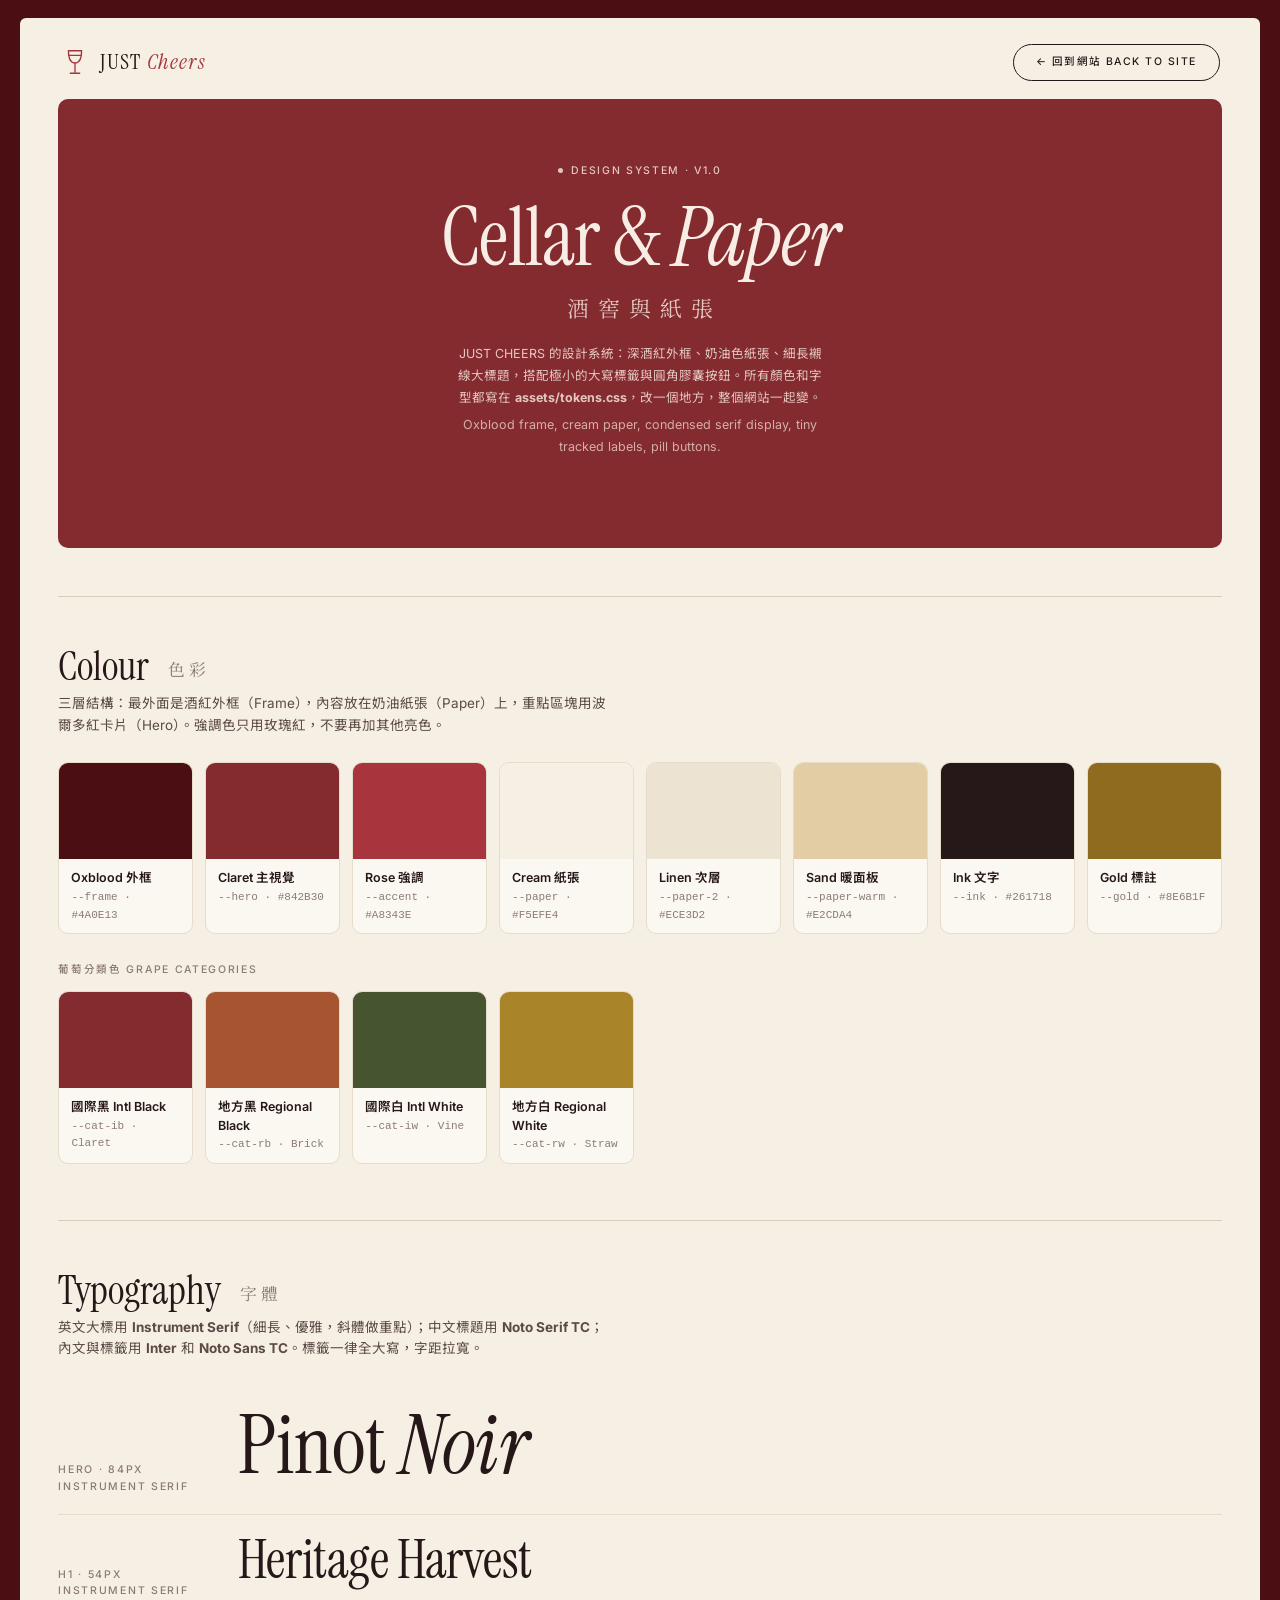
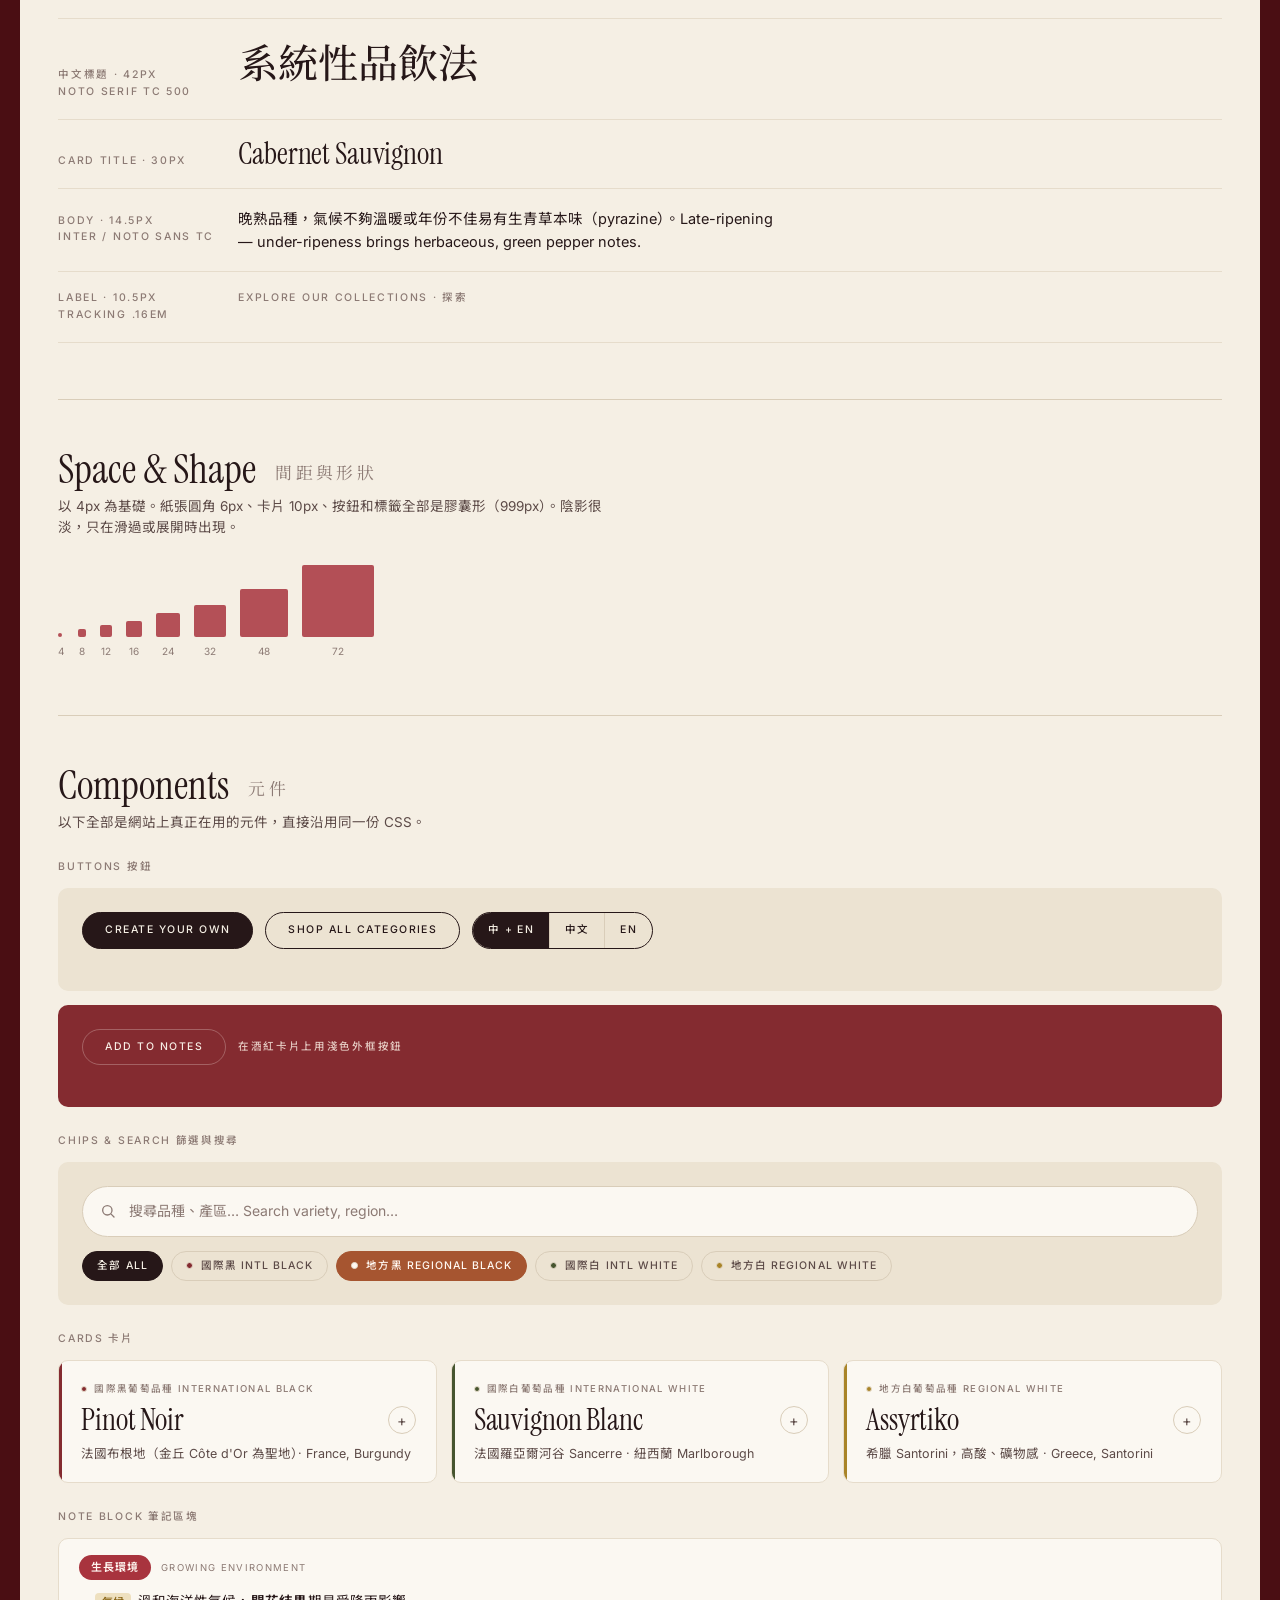
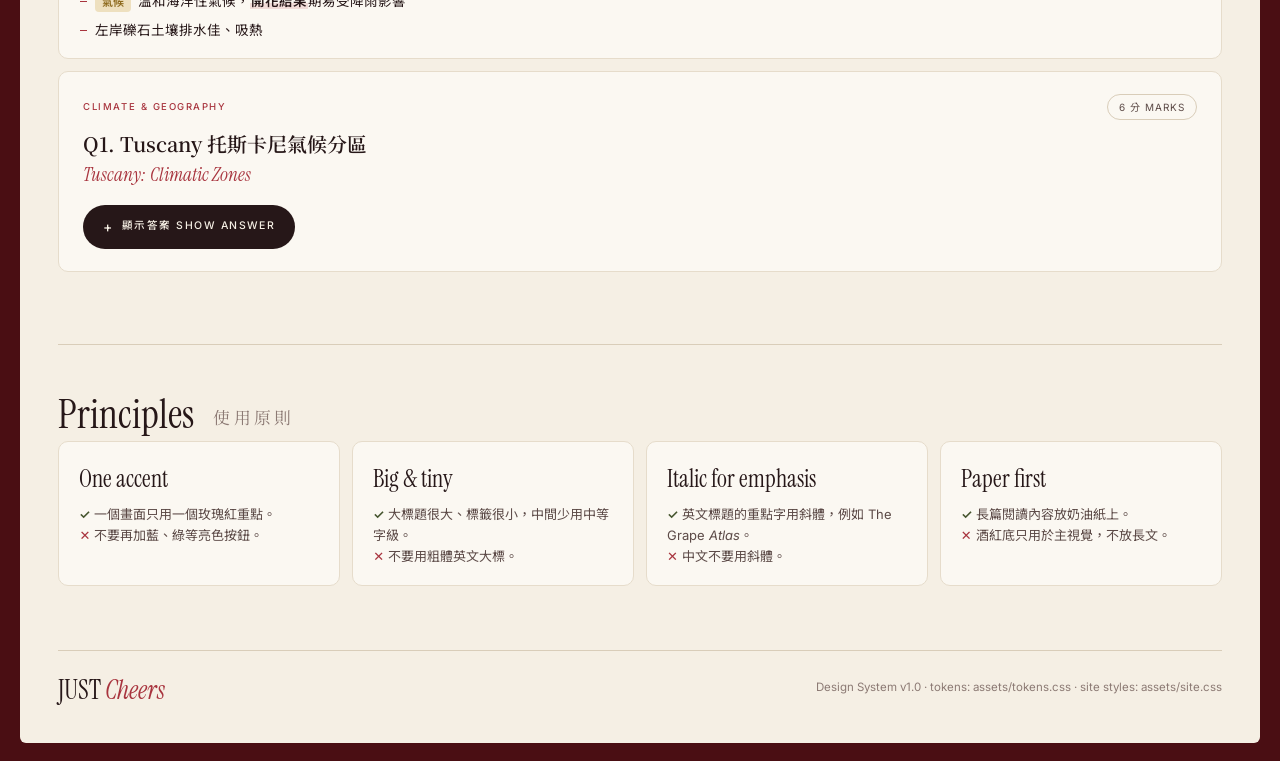
<file: design-system.html>
<!DOCTYPE html>
<html lang="zh-Hant">
<head>
<meta charset="utf-8">
<meta name="viewport" content="width=device-width, initial-scale=1">
<title>Design System · JUST CHEERS</title>
<link rel="stylesheet" href="assets/tokens.css">
<link rel="stylesheet" href="assets/site.css">
<style>
  .ds h2.ds-h{ font-family:var(--font-display); font-weight:400; font-size:var(--fs-h2); line-height:1.05; margin:0 0 6px; }
  .ds h2.ds-h small{ font-family:var(--font-serif-zh); font-size:.42em; color:var(--ink-faint); letter-spacing:.2em; margin-left:12px; vertical-align:middle; }
  .ds section{ padding:48px 0 8px; border-top:1px solid var(--line); margin-top:48px; }
  .ds .intro{ color:var(--ink-dim); max-width:62ch; margin:0 0 26px; font-size:13.5px; }
  .sw-grid{ display:grid; grid-template-columns:repeat(auto-fill,minmax(128px,1fr)); gap:12px; }
  .sw{ border-radius:var(--r-card); overflow:hidden; border:1px solid var(--line-soft); background:var(--surface); }
  .sw .chip-c{ height:96px; }
  .sw .meta{ padding:10px 12px; font-size:11.5px; line-height:1.5; }
  .sw .meta b{ display:block; font-weight:600; font-size:12.5px; }
  .sw .meta code{ color:var(--ink-faint); font-size:11px; }
  .type-row{ display:grid; grid-template-columns:160px 1fr; gap:20px; align-items:baseline; padding:18px 0; border-bottom:1px solid var(--line-soft); }
  .type-row .jc-label{ color:var(--ink-faint); line-height:1.6; }
  .demo-row{ display:flex; flex-wrap:wrap; gap:12px; align-items:center; margin-bottom:18px; }
  .demo-box{ background:var(--paper-2); border-radius:var(--r-card); padding:24px; margin-bottom:14px; }
  .demo-box.hero-bg{ background:var(--hero); color:var(--hero-ink); }
  .rules{ display:grid; grid-template-columns:repeat(auto-fit,minmax(240px,1fr)); gap:12px; }
  .rule{ background:var(--surface); border:1px solid var(--line-soft); border-radius:var(--r-card); padding:18px 20px; font-size:13px; color:var(--ink-dim); }
  .rule h3{ font-family:var(--font-display); font-weight:400; font-size:24px; color:var(--ink); margin:0 0 6px; }
  .rule .do{ color:var(--cat-iw); font-weight:600; } .rule .dont{ color:var(--accent); font-weight:600; }
  .space-row{ display:flex; align-items:flex-end; gap:14px; flex-wrap:wrap; }
  .space-row > div > div{ background:var(--accent); opacity:.85; border-radius:2px; }
  .space-row span{ display:block; font-size:10px; color:var(--ink-faint); margin-top:6px; text-align:center; }
  @media (max-width:600px){ .type-row{ grid-template-columns:1fr; gap:6px; } }
</style>
</head>
<body>
<div class="wrap ds">
  <div class="topbar">
    <a class="brand" href="./"><svg class="brand-mark" viewBox="0 0 32 32" fill="none" stroke="currentColor" stroke-width="1.4" stroke-linecap="round" aria-hidden="true"><path d="M9 4h14c0 8-2 13-7 13S9 12 9 4z"/><path d="M10 9h12"/><path d="M16 17v10"/><path d="M11 28h10"/></svg><span class="brand-name">JUST <i>Cheers</i></span></a>
    <a class="jc-btn" href="./">← 回到網站 Back to site</a>
  </div>

  <header class="site" style="grid-template-columns:1fr;">
    <div class="hero-text">
      <p class="eyebrow"><span class="dot"></span>Design System · v1.0</p>
      <h1><span class="en">Cellar &amp; <i>Paper</i></span><span class="zh">酒窖與紙張</span></h1>
      <p class="lede">JUST CHEERS 的設計系統：深酒紅外框、奶油色紙張、細長襯線大標題，搭配極小的大寫標籤與圓角膠囊按鈕。所有顏色和字型都寫在 <b>assets/tokens.css</b>，改一個地方，整個網站一起變。<span class="en">Oxblood frame, cream paper, condensed serif display, tiny tracked labels, pill buttons.</span></p>
    </div>
  </header>

  <!-- COLOR -->
  <section>
    <h2 class="ds-h">Colour <small>色彩</small></h2>
    <p class="intro">三層結構：最外面是酒紅外框（Frame），內容放在奶油紙張（Paper）上，重點區塊用波爾多紅卡片（Hero）。強調色只用玫瑰紅，不要再加其他亮色。</p>
    <div class="sw-grid">
      <div class="sw"><div class="chip-c" style="background:#4A0E13"></div><div class="meta"><b>Oxblood 外框</b><code>--frame · #4A0E13</code></div></div>
      <div class="sw"><div class="chip-c" style="background:#842B30"></div><div class="meta"><b>Claret 主視覺</b><code>--hero · #842B30</code></div></div>
      <div class="sw"><div class="chip-c" style="background:#A8343E"></div><div class="meta"><b>Rose 強調</b><code>--accent · #A8343E</code></div></div>
      <div class="sw"><div class="chip-c" style="background:#F5EFE4"></div><div class="meta"><b>Cream 紙張</b><code>--paper · #F5EFE4</code></div></div>
      <div class="sw"><div class="chip-c" style="background:#ECE3D2"></div><div class="meta"><b>Linen 次層</b><code>--paper-2 · #ECE3D2</code></div></div>
      <div class="sw"><div class="chip-c" style="background:#E2CDA4"></div><div class="meta"><b>Sand 暖面板</b><code>--paper-warm · #E2CDA4</code></div></div>
      <div class="sw"><div class="chip-c" style="background:#261718"></div><div class="meta"><b>Ink 文字</b><code>--ink · #261718</code></div></div>
      <div class="sw"><div class="chip-c" style="background:#8E6B1F"></div><div class="meta"><b>Gold 標註</b><code>--gold · #8E6B1F</code></div></div>
    </div>
    <h3 class="jc-label" style="color:var(--ink-faint);margin:28px 0 12px;">葡萄分類色 Grape categories</h3>
    <div class="sw-grid">
      <div class="sw"><div class="chip-c" style="background:var(--cat-ib)"></div><div class="meta"><b>國際黑 Intl Black</b><code>--cat-ib · Claret</code></div></div>
      <div class="sw"><div class="chip-c" style="background:var(--cat-rb)"></div><div class="meta"><b>地方黑 Regional Black</b><code>--cat-rb · Brick</code></div></div>
      <div class="sw"><div class="chip-c" style="background:var(--cat-iw)"></div><div class="meta"><b>國際白 Intl White</b><code>--cat-iw · Vine</code></div></div>
      <div class="sw"><div class="chip-c" style="background:var(--cat-rw)"></div><div class="meta"><b>地方白 Regional White</b><code>--cat-rw · Straw</code></div></div>
    </div>
  </section>

  <!-- TYPE -->
  <section>
    <h2 class="ds-h">Typography <small>字體</small></h2>
    <p class="intro">英文大標用 <b>Instrument Serif</b>（細長、優雅，斜體做重點）；中文標題用 <b>Noto Serif TC</b>；內文與標籤用 <b>Inter</b> 和 <b>Noto Sans TC</b>。標籤一律全大寫，字距拉寬。</p>
    <div class="type-row"><span class="jc-label">Hero · 84px<br>Instrument Serif</span><span class="jc-display" style="font-size:var(--fs-hero)">Pinot <i>Noir</i></span></div>
    <div class="type-row"><span class="jc-label">H1 · 54px<br>Instrument Serif</span><span class="jc-display" style="font-size:var(--fs-h1)">Heritage Harvest</span></div>
    <div class="type-row"><span class="jc-label">中文標題 · 42px<br>Noto Serif TC 500</span><span style="font-family:var(--font-serif-zh);font-weight:500;font-size:40px;line-height:1.2">系統性品飲法</span></div>
    <div class="type-row"><span class="jc-label">Card title · 30px</span><span class="grape-name">Cabernet Sauvignon</span></div>
    <div class="type-row"><span class="jc-label">Body · 14.5px<br>Inter / Noto Sans TC</span><span style="max-width:60ch">晚熟品種，氣候不夠溫暖或年份不佳易有生青草本味（pyrazine）。Late-ripening — under-ripeness brings herbaceous, green pepper notes.</span></div>
    <div class="type-row"><span class="jc-label">Label · 10.5px<br>tracking .16em</span><span class="jc-label">Explore our collections · 探索</span></div>
  </section>

  <!-- SPACE -->
  <section>
    <h2 class="ds-h">Space &amp; Shape <small>間距與形狀</small></h2>
    <p class="intro">以 4px 為基礎。紙張圓角 6px、卡片 10px、按鈕和標籤全部是膠囊形（999px）。陰影很淡，只在滑過或展開時出現。</p>
    <div class="space-row">
      <div><div style="width:4px;height:4px"></div><span>4</span></div>
      <div><div style="width:8px;height:8px"></div><span>8</span></div>
      <div><div style="width:12px;height:12px"></div><span>12</span></div>
      <div><div style="width:16px;height:16px"></div><span>16</span></div>
      <div><div style="width:24px;height:24px"></div><span>24</span></div>
      <div><div style="width:32px;height:32px"></div><span>32</span></div>
      <div><div style="width:48px;height:48px"></div><span>48</span></div>
      <div><div style="width:72px;height:72px"></div><span>72</span></div>
    </div>
  </section>

  <!-- COMPONENTS -->
  <section>
    <h2 class="ds-h">Components <small>元件</small></h2>
    <p class="intro">以下全部是網站上真正在用的元件，直接沿用同一份 CSS。</p>

    <h3 class="jc-label" style="color:var(--ink-faint);margin:0 0 12px;">Buttons 按鈕</h3>
    <div class="demo-box"><div class="demo-row">
      <a class="jc-btn jc-btn--solid" href="#">Create your own</a>
      <a class="jc-btn" href="#">Shop all categories</a>
      <span class="lang-toggle"><button class="active">中 + EN</button><button>中文</button><button>EN</button></span>
    </div></div>
    <div class="demo-box hero-bg"><div class="demo-row hero-cta" style="justify-content:flex-start">
      <a class="jc-btn" href="#">Add to notes</a><span class="jc-label" style="color:var(--hero-ink-dim)">在酒紅卡片上用淺色外框按鈕</span>
    </div></div>

    <h3 class="jc-label" style="color:var(--ink-faint);margin:26px 0 12px;">Chips &amp; search 篩選與搜尋</h3>
    <div class="demo-box">
      <div class="search-box" style="margin-bottom:14px"><svg viewBox="0 0 24 24" fill="none" stroke="currentColor" stroke-width="2" stroke-linecap="round"><circle cx="11" cy="11" r="7"/><path d="M21 21l-4.3-4.3"/></svg><input type="text" placeholder="搜尋品種、產區… Search variety, region…"></div>
      <div class="chip-row">
        <button class="chip active">全部 All</button>
        <button class="chip" data-cat="IB"><span class="sw"></span>國際黑 Intl Black</button>
        <button class="chip active" data-cat="RB"><span class="sw"></span>地方黑 Regional Black</button>
        <button class="chip" data-cat="IW"><span class="sw"></span>國際白 Intl White</button>
        <button class="chip" data-cat="RW"><span class="sw"></span>地方白 Regional White</button>
      </div>
    </div>

    <h3 class="jc-label" style="color:var(--ink-faint);margin:26px 0 12px;">Cards 卡片</h3>
    <div id="grid" style="margin-top:0">
      <div class="card"><div class="card-head"><span class="cat-badge" data-cat="IB"><span class="sw"></span>國際黑葡萄品種 International Black</span><div class="card-top"><span class="grape-name">Pinot Noir</span><span class="chev">+</span></div><div class="teaser">法國布根地（金丘 Côte d'Or 為聖地）· France, Burgundy</div></div></div>
      <div class="card"><div class="card-head"><span class="cat-badge" data-cat="IW"><span class="sw"></span>國際白葡萄品種 International White</span><div class="card-top"><span class="grape-name">Sauvignon Blanc</span><span class="chev">+</span></div><div class="teaser">法國羅亞爾河谷 Sancerre · 紐西蘭 Marlborough</div></div></div>
      <div class="card"><div class="card-head"><span class="cat-badge" data-cat="RW"><span class="sw"></span>地方白葡萄品種 Regional White</span><div class="card-top"><span class="grape-name">Assyrtiko</span><span class="chev">+</span></div><div class="teaser">希臘 Santorini，高酸、礦物感 · Greece, Santorini</div></div></div>
    </div>

    <h3 class="jc-label" style="color:var(--ink-faint);margin:26px 0 12px;">Note block 筆記區塊</h3>
    <div class="nblock">
      <div class="field-label"><span class="zh">生長環境</span><span class="en">Growing environment</span></div>
      <ul class="bullets"><li><span class="bullet-tag">氣候</span>溫和海洋性氣候，<mark class="kp">開花結果</mark>期易受降雨影響</li><li>左岸礫石土壤排水佳、吸熱</li></ul>
    </div>
    <div class="exam-card">
      <div class="exam-head-top"><span class="section-tag">Climate &amp; Geography</span><span class="exam-marks">6 分 marks</span></div>
      <h2 class="exam-q-title">Q1. Tuscany 托斯卡尼氣候分區<span class="en">Tuscany: Climatic Zones</span></h2>
      <details class="exam-answer"><summary>顯示答案 Show answer</summary><div class="exam-answer-body"><div class="exam-tips"><span class="tip-label">Tip · 答題提示</span>先寫地形，再寫調節因素。</div></div></details>
    </div>
  </section>

  <!-- RULES -->
  <section>
    <h2 class="ds-h">Principles <small>使用原則</small></h2>
    <div class="rules">
      <div class="rule"><h3>One accent</h3><span class="do">✓</span> 一個畫面只用一個玫瑰紅重點。<br><span class="dont">✕</span> 不要再加藍、綠等亮色按鈕。</div>
      <div class="rule"><h3>Big &amp; tiny</h3><span class="do">✓</span> 大標題很大、標籤很小，中間少用中等字級。<br><span class="dont">✕</span> 不要用粗體英文大標。</div>
      <div class="rule"><h3>Italic for emphasis</h3><span class="do">✓</span> 英文標題的重點字用斜體，例如 The Grape <i>Atlas</i>。<br><span class="dont">✕</span> 中文不要用斜體。</div>
      <div class="rule"><h3>Paper first</h3><span class="do">✓</span> 長篇閱讀內容放奶油紙上。<br><span class="dont">✕</span> 酒紅底只用於主視覺，不放長文。</div>
    </div>
  </section>

  <footer class="site">
    <div class="foot-brand">JUST <i>Cheers</i></div>
    <div>Design System v1.0 · tokens: assets/tokens.css · site styles: assets/site.css</div>
  </footer>
</div>
</body>
</html>
</file>
<file: assets/tokens.css>
/* ==========================================================
   JUST CHEERS — Design System Tokens  v1.0
   酒窖紙本風格：深酒紅外框 + 奶油紙張 + 細長襯線字
   ========================================================== */
@import url('https://fonts.googleapis.com/css2?family=Instrument+Serif:ital@0;1&family=Inter:wght@400;500;600&family=Noto+Sans+TC:wght@400;500;700&family=Noto+Serif+TC:wght@400;500;600&display=swap');

:root{
  /* ---- Raw palette 原色 ---- */
  --jc-oxblood:   #4A0E13;  /* 外框、最深底色 */
  --jc-claret:    #842B30;  /* 主視覺卡片 */
  --jc-claret-dk: #6A1F24;
  --jc-rose:      #A8343E;  /* 強調文字、連結 */
  --jc-cream:     #F5EFE4;  /* 紙張 */
  --jc-linen:     #ECE3D2;  /* 次層紙張 */
  --jc-sand:      #E2CDA4;  /* 暖色面板 */
  --jc-vine:      #46552F;  /* 葡萄藤綠 */
  --jc-brick:     #A65530;  /* 磚紅 */
  --jc-straw:     #A98428;  /* 麥稈金 */
  --jc-ink:       #261718;  /* 主文字 */
  --jc-ink-2:     #5C4A47;
  --jc-ink-3:     #8C7A74;

  /* ---- Semantic 語意色 ---- */
  --frame:        var(--jc-oxblood);
  --paper:        var(--jc-cream);
  --surface:      #FBF8F2;  /* 卡片 */
  --paper-2:      var(--jc-linen);
  --paper-warm:   var(--jc-sand);
  --hero:         var(--jc-claret);
  --hero-ink:     #F7EDE4;
  --hero-ink-dim: #E3C7BF;
  --hero-line:    rgba(247,237,228,.28);
  --ink:          var(--jc-ink);
  --ink-dim:      var(--jc-ink-2);
  --ink-faint:    var(--jc-ink-3);
  --line:         #D9CDB9;
  --line-soft:    #E6DCCB;
  --accent:       var(--jc-rose);
  --accent-ink:   #FFF8F2;
  --accent-soft:  #F1DCD8;
  --gold:         #8E6B1F;
  --gold-soft:    #EEE0BF;
  --focus:        #2F6B74;

  /* 葡萄分類色 Grape categories */
  --cat-ib: var(--jc-claret);   /* 國際黑 */
  --cat-rb: var(--jc-brick);    /* 地方黑 */
  --cat-iw: var(--jc-vine);     /* 國際白 */
  --cat-rw: var(--jc-straw);    /* 地方白 */

  /* ---- Typography 字體 ---- */
  --font-display: "Instrument Serif", "Noto Serif TC", Georgia, serif;
  --font-serif-zh:"Noto Serif TC", "Instrument Serif", serif;
  --font-body:    "Inter", "Noto Sans TC", system-ui, sans-serif;

  --fs-hero:  clamp(44px, 6.4vw, 84px);
  --fs-h1:    clamp(34px, 4.4vw, 54px);
  --fs-h2:    clamp(28px, 3.2vw, 40px);
  --fs-h3:    24px;
  --fs-body:  14.5px;
  --fs-small: 12.5px;
  --fs-label: 10.5px;
  --track-label: .16em;

  /* ---- Space / shape 間距與形狀 ---- */
  --sp-1:4px; --sp-2:8px; --sp-3:12px; --sp-4:16px; --sp-5:24px; --sp-6:32px; --sp-7:48px; --sp-8:72px;
  --r-sheet: 6px;
  --r-card:  10px;
  --r-pill:  999px;
  --shadow:  0 1px 0 rgba(38,23,24,.04), 0 10px 30px -18px rgba(38,23,24,.35);
  --ease: cubic-bezier(.2,.7,.2,1);
}

/* ---- Dark 夜間酒窖 ---- */
@media (prefers-color-scheme: dark){
  :root:not([data-theme="light"]){
    --frame:#1A0B0D; --paper:#241617; --surface:#2C1C1D; --paper-2:#2E1D1E; --paper-warm:#3A2A1D;
    --hero:#5E1B20; --hero-ink:#F7EDE4; --hero-ink-dim:#D9B9B0; --hero-line:rgba(247,237,228,.22);
    --ink:#F2E8DF; --ink-dim:#CDBBB2; --ink-faint:#9A8780;
    --line:#43302F; --line-soft:#3A2928;
    --accent:#E58A93; --accent-ink:#2A0F12; --accent-soft:#45232A;
    --gold:#E2C27A; --gold-soft:#3D301B; --focus:#8FD3DD;
    --cat-ib:#E58A93; --cat-rb:#E6A27E; --cat-iw:#AFC48C; --cat-rw:#E2C27A;
    --shadow:0 1px 0 rgba(0,0,0,.2), 0 14px 34px -18px rgba(0,0,0,.7);
  }
}
:root[data-theme="dark"]{
  --frame:#1A0B0D; --paper:#241617; --surface:#2C1C1D; --paper-2:#2E1D1E; --paper-warm:#3A2A1D;
  --hero:#5E1B20; --hero-ink:#F7EDE4; --hero-ink-dim:#D9B9B0; --hero-line:rgba(247,237,228,.22);
  --ink:#F2E8DF; --ink-dim:#CDBBB2; --ink-faint:#9A8780;
  --line:#43302F; --line-soft:#3A2928;
  --accent:#E58A93; --accent-ink:#2A0F12; --accent-soft:#45232A;
  --gold:#E2C27A; --gold-soft:#3D301B; --focus:#8FD3DD;
  --cat-ib:#E58A93; --cat-rb:#E6A27E; --cat-iw:#AFC48C; --cat-rw:#E2C27A;
  --shadow:0 1px 0 rgba(0,0,0,.2), 0 14px 34px -18px rgba(0,0,0,.7);
}

/* ---- Core primitives 基礎元件（可在任何頁面重複使用）---- */
.jc-label{ font-family:var(--font-body); font-size:var(--fs-label); font-weight:500; letter-spacing:var(--track-label); text-transform:uppercase; }
.jc-display{ font-family:var(--font-display); font-weight:400; line-height:1.02; letter-spacing:-.005em; }
.jc-btn{ display:inline-flex; align-items:center; gap:8px; font:500 10.5px/1 var(--font-body); letter-spacing:.14em; text-transform:uppercase; padding:12px 22px; border-radius:var(--r-pill); border:1px solid currentColor; background:transparent; color:inherit; cursor:pointer; text-decoration:none; transition:background .2s var(--ease), color .2s var(--ease); }
.jc-btn--solid{ background:var(--ink); color:var(--paper); border-color:var(--ink); }
.jc-btn:hover{ background:var(--ink); color:var(--paper); border-color:var(--ink); }
.jc-btn--solid:hover{ background:var(--accent); border-color:var(--accent); }
</file>
<file: assets/site.css>
/* ==========================================================
   JUST CHEERS — Grape Atlas 網站樣式（建立在 tokens.css 之上）
   ========================================================== */
*{ box-sizing:border-box; }
html{ -webkit-text-size-adjust:100%; }
body{
  margin:0;
  background:var(--frame);
  color:var(--ink);
  font-family:var(--font-body);
  font-size:var(--fs-body);
  line-height:1.6;
  padding:18px;
  -webkit-font-smoothing:antialiased;
}
a{ color:inherit; }
::selection{ background:var(--accent-soft); }
button{ font:inherit; }
:focus-visible{ outline:2px solid var(--focus); outline-offset:2px; }

/* 紙張：整頁內容放在一張奶油色紙上 */
.wrap{
  max-width:1240px;
  margin-inline:auto;
  background:var(--paper);
  border-radius:var(--r-sheet);
  padding:22px clamp(16px,3vw,40px) 40px;
}

/* ---------- Top bar ---------- */
.topbar{
  display:flex; align-items:center; justify-content:space-between; gap:12px;
  padding:4px 2px 18px;
}
.brand{ display:flex; align-items:center; gap:10px; text-decoration:none; }
.brand-mark{ width:30px; height:30px; color:var(--accent); }
.brand-name{ font-family:var(--font-display); font-size:22px; letter-spacing:.06em; line-height:1; }
.brand-name i{ color:var(--accent); }
.topbar .jc-label{ color:var(--ink-faint); }

/* ---------- Hero (claret card) ---------- */
header.site{
  display:grid;
  grid-template-columns:minmax(0,1.15fr) minmax(0,.85fr);
  background:var(--hero);
  color:var(--hero-ink);
  border-radius:var(--r-card);
  overflow:hidden;
  position:relative;
}
.hero-text{
  padding:clamp(28px,5vw,64px) clamp(22px,4vw,56px);
  display:flex; flex-direction:column; align-items:center; text-align:center;
}
.eyebrow{
  font-size:var(--fs-label); letter-spacing:var(--track-label); text-transform:uppercase; font-weight:500;
  color:var(--hero-ink-dim);
  display:flex; align-items:center; gap:8px;
  margin:0 0 18px;
}
.eyebrow .dot{ width:5px; height:5px; border-radius:50%; background:var(--hero-ink); opacity:.8; }
h1{ margin:0 0 18px; font-weight:400; }
h1 .en{
  display:block;
  font-family:var(--font-display);
  font-size:var(--fs-hero);
  line-height:.98;
  letter-spacing:-.01em;
}
h1 .en i{ font-style:italic; }
h1 .zh{
  display:block;
  font-family:var(--font-serif-zh);
  font-weight:400;
  font-size:clamp(17px,1.8vw,22px);
  letter-spacing:.42em;
  margin-top:12px;
  padding-left:.42em;
  color:var(--hero-ink-dim);
}
.lede{
  font-size:12.5px; line-height:1.75;
  color:var(--hero-ink-dim);
  max-width:46ch;
  margin:0 0 26px;
}
.lede .en{ display:block; margin-top:6px; opacity:.85; }

.stat-row{
  display:flex; flex-wrap:wrap; justify-content:center; row-gap:16px;
  margin:0 0 26px;
}
.stat{
  padding:2px 16px;
  text-align:center;
  border-left:1px solid var(--hero-line);
}
.stat:first-child{ border-left:none; }
.stat .l{
  order:-1;
  font-size:9.5px; letter-spacing:.1em; text-transform:uppercase;
  color:var(--hero-ink-dim); line-height:1.35;
}
.stat{ display:flex; flex-direction:column; gap:4px; }
.stat .n{
  font-family:var(--font-serif-zh);
  font-weight:400;
  font-size:26px; line-height:1;
  font-variant-numeric:lining-nums;
}
.hero-cta{ display:flex; gap:10px; flex-wrap:wrap; justify-content:center; }
.hero-cta .jc-btn{ color:var(--hero-ink); border-color:var(--hero-line); }
.hero-cta .jc-btn:hover{ background:var(--hero-ink); color:var(--hero); border-color:var(--hero-ink); }

.hero-art{
  position:relative;
  background:var(--jc-claret-dk);
  border-left:1px solid var(--hero-line);
  display:flex; align-items:center; justify-content:center;
  min-height:340px;
  overflow:hidden;
}
:root[data-theme="dark"] .hero-art{ background:#4A1519; }
@media (prefers-color-scheme: dark){ :root:not([data-theme="light"]) .hero-art{ background:#4A1519; } }
.hero-art svg{ width:min(78%,360px); height:auto; color:var(--hero-ink); }
.hero-art .caption{
  position:absolute; left:22px; bottom:18px; right:22px;
  display:flex; justify-content:space-between;
  font-size:9.5px; letter-spacing:.14em; text-transform:uppercase; color:var(--hero-ink-dim);
}

/* ---------- Module nav ---------- */
.module-bar{
  display:flex; align-items:flex-end; justify-content:space-between; gap:18px; flex-wrap:wrap;
  padding:34px 2px 6px;
}
.module-bar .jc-label{ color:var(--ink-faint); display:block; margin-bottom:10px; }
.modules{ display:flex; flex-wrap:wrap; gap:4px 22px; margin:0; }
.module-pill{
  background:none; border:none; padding:2px 0; cursor:pointer;
  font-family:var(--font-display);
  font-size:clamp(22px,2.2vw,28px);
  line-height:1.15;
  color:var(--ink);
  position:relative;
  transition:color .2s var(--ease);
}
.module-pill .zh{ font-family:var(--font-serif-zh); font-size:.62em; letter-spacing:.08em; margin-right:6px; color:var(--ink-faint); vertical-align:2px; }
.module-pill:hover{ color:var(--accent); }
.module-pill.active{ color:var(--accent); }
.module-pill.active::after{
  content:""; position:absolute; left:0; right:0; bottom:-3px; height:1px; background:currentColor;
}
.module-pill.active .zh{ color:var(--accent); }

/* Language toggle – small outline pill group */
.lang-toggle{
  display:inline-flex; flex:0 0 auto;
  border:1px solid var(--ink); border-radius:var(--r-pill); overflow:hidden;
  margin:0 !important;
}
.lang-toggle button{
  font-size:10.5px; letter-spacing:.12em; text-transform:uppercase; font-weight:500;
  padding:9px 15px; border:none; background:transparent; color:var(--ink); cursor:pointer;
}
.lang-toggle button + button{ border-left:1px solid var(--line); }
.lang-toggle button.active{ background:var(--ink); color:var(--paper); }
.lang-toggle button:focus-visible{ outline-offset:-3px; }

/* ---------- Views ---------- */
.view[hidden]{ display:none; }

/* ---------- Controls (sticky search) ---------- */
.controls{
  position:sticky; top:0; z-index:20;
  background:var(--paper);
  padding-block:18px 14px;
  display:flex; flex-direction:column; gap:12px;
  border-bottom:1px solid var(--line);
}
.search-row{ display:flex; gap:10px; }
.search-box{ position:relative; flex:1 1 auto; }
.search-box svg{
  position:absolute; left:18px; top:50%; transform:translateY(-50%);
  width:16px; height:16px; color:var(--ink-faint); pointer-events:none;
}
.search-box input{
  width:100%;
  font:inherit; font-size:14px;
  padding:13px 18px 13px 46px;
  border-radius:var(--r-pill);
  border:1px solid var(--line);
  background:var(--surface);
  color:var(--ink);
  transition:border-color .2s var(--ease);
}
.search-box input:hover{ border-color:var(--ink-faint); }
.search-box input:focus-visible{ outline:none; border-color:var(--ink); box-shadow:0 0 0 3px var(--accent-soft); }
.search-box input::placeholder{ color:var(--ink-faint); }

.chip-row{ display:flex; gap:8px; flex-wrap:wrap; }
.chip{
  font-size:10.5px; letter-spacing:.1em; text-transform:uppercase; font-weight:500;
  padding:8px 14px; border-radius:var(--r-pill);
  border:1px solid var(--line); background:transparent; color:var(--ink-dim);
  cursor:pointer; display:inline-flex; align-items:center; gap:8px; line-height:1.2;
  transition:all .2s var(--ease);
}
.chip .sw{ width:7px; height:7px; border-radius:50%; background:currentColor; flex:0 0 auto; }
.chip:hover{ border-color:var(--ink); color:var(--ink); }
.chip.active{ background:var(--ink); color:var(--paper); border-color:var(--ink); }
.chip[data-cat="IB"] .sw{ background:var(--cat-ib); }
.chip[data-cat="RB"] .sw{ background:var(--cat-rb); }
.chip[data-cat="IW"] .sw{ background:var(--cat-iw); }
.chip[data-cat="RW"] .sw{ background:var(--cat-rw); }
.chip.active[data-cat="IB"]{ background:var(--cat-ib); border-color:var(--cat-ib); color:#FFF8F2; }
.chip.active[data-cat="RB"]{ background:var(--cat-rb); border-color:var(--cat-rb); color:#FFF8F2; }
.chip.active[data-cat="IW"]{ background:var(--cat-iw); border-color:var(--cat-iw); color:#FFF8F2; }
.chip.active[data-cat="RW"]{ background:var(--cat-rw); border-color:var(--cat-rw); color:#FFF8F2; }
.chip.active .sw{ background:currentColor !important; }

.result-line{
  font-size:10.5px; letter-spacing:.1em; text-transform:uppercase;
  color:var(--ink-faint);
  display:flex; justify-content:space-between; align-items:center; min-height:16px;
}
.result-line button{
  font:inherit; background:none; border:none; color:var(--accent); cursor:pointer; padding:0;
  border-bottom:1px solid currentColor;
}

/* ---------- Grape cards ---------- */
#grid{
  display:grid;
  grid-template-columns:repeat(auto-fill,minmax(290px,1fr));
  gap:14px;
  margin-top:20px;
  align-items:stretch;
}
.card{
  background:var(--surface);
  border:1px solid var(--line-soft);
  border-radius:var(--r-card);
  overflow:hidden;
  transition:box-shadow .25s var(--ease), border-color .25s var(--ease), transform .25s var(--ease);
  position:relative;
}
.card::before{
  content:""; position:absolute; left:0; top:0; bottom:0; width:3px; background:var(--cat-ib);
}
.card:has(.cat-badge[data-cat="RB"])::before{ background:var(--cat-rb); }
.card:has(.cat-badge[data-cat="IW"])::before{ background:var(--cat-iw); }
.card:has(.cat-badge[data-cat="RW"])::before{ background:var(--cat-rw); }
.card:hover{ box-shadow:var(--shadow); border-color:var(--line); }
.card.open{ box-shadow:var(--shadow); grid-column:1 / -1; }
.card-head{
  width:100%; text-align:left; background:none; border:none;
  padding:20px 20px 18px 22px; cursor:pointer;
  display:flex; flex-direction:column; gap:8px; color:inherit; font:inherit;
}
.card-head:focus-visible{ outline-offset:-3px; border-radius:var(--r-card); }
.card-top{ display:flex; align-items:flex-start; justify-content:space-between; gap:12px; }
.grape-name{
  font-family:var(--font-display);
  font-weight:400;
  font-size:30px;
  line-height:1.05;
  letter-spacing:-.005em;
}
.chev{
  flex:0 0 auto; width:28px; height:28px; border-radius:50%;
  border:1px solid var(--line); display:flex; align-items:center; justify-content:center;
  color:var(--ink-dim); transition:transform .25s var(--ease), background .2s, color .2s; margin-top:2px;
}
.card-head:hover .chev{ background:var(--ink); color:var(--paper); border-color:var(--ink); }
.card.open .chev{ transform:rotate(45deg); }
.cat-badge{
  align-self:flex-start;
  font-size:9.5px; letter-spacing:.14em; text-transform:uppercase; font-weight:500;
  display:inline-flex; align-items:center; gap:7px;
  color:var(--ink-faint); background:none; padding:0;
}
.cat-badge .sw{ width:6px; height:6px; border-radius:50%; }
.cat-badge[data-cat="IB"] .sw{ background:var(--cat-ib); }
.cat-badge[data-cat="RB"] .sw{ background:var(--cat-rb); }
.cat-badge[data-cat="IW"] .sw{ background:var(--cat-iw); }
.cat-badge[data-cat="RW"] .sw{ background:var(--cat-rw); }
.teaser{
  font-size:12.5px; color:var(--ink-dim); line-height:1.6;
  display:-webkit-box; -webkit-line-clamp:2; -webkit-box-orient:vertical; overflow:hidden;
}
.teaser-en-sep{ color:var(--ink-faint); }

.card-body{
  border-top:1px solid var(--line-soft);
  padding:6px 22px 22px;
  display:grid; grid-template-columns:repeat(auto-fit,minmax(320px,1fr)); column-gap:36px;
}
.card[data-open="false"] .card-body{ display:none; }

.field{ padding-block:16px; border-bottom:1px solid var(--line-soft); }
.field:last-child{ border-bottom:none; }
.field-label{ display:flex; align-items:baseline; gap:10px; margin-bottom:10px; }
.field-num{
  font-family:var(--font-display); font-style:italic;
  font-size:20px; line-height:1; color:var(--accent); background:none; padding:0;
}
.field-label .zh{ font-family:var(--font-serif-zh); font-weight:600; font-size:14.5px; }
.field-label .en{ font-size:9.5px; letter-spacing:.14em; text-transform:uppercase; color:var(--ink-faint); }

.bullets{ margin:0; padding:0; list-style:none; display:flex; flex-direction:column; gap:6px; }
.bullets li{ font-size:13.5px; line-height:1.7; padding-left:16px; position:relative; color:var(--ink); }
.bullets li::before{
  content:""; position:absolute; left:1px; top:11px; width:7px; height:1px; background:var(--accent);
}
.bullets.en li{ color:var(--ink-dim); font-size:12.5px; }
.bullets.en li::before{ background:var(--ink-faint); }

.lang-block + .lang-block{ margin-top:10px; }
body[data-lang="zh"] .lang-block.en,
body[data-lang="en"] .lang-block.zh{ display:none; }
body[data-lang="en"] .field-label .zh{ display:none; }
body[data-lang="zh"] .field-label .en{ display:none; }
body[data-lang="en"] .grape-teaser-zh{ display:none; }

.empty{
  display:none; text-align:center; padding:72px 20px; color:var(--ink-faint);
  border:1px dashed var(--line); border-radius:var(--r-card); margin-top:20px;
}
.empty.show{ display:block; }
.empty .big{ font-family:var(--font-display); font-size:32px; color:var(--ink-dim); margin-bottom:6px; }

/* ---------- Two-column reading layout (notes / regions / framework / exam) ---------- */
.notes-layout{
  display:grid; grid-template-columns:250px minmax(0,1fr); gap:40px;
  align-items:start; margin-top:24px;
}
.notes-sidebar{
  position:sticky; top:124px;
  display:flex; flex-direction:column; gap:2px;
  max-height:calc(100vh - 144px); overflow-y:auto;
  padding:4px 6px 12px 0;
  border-right:1px solid var(--line-soft);
  scrollbar-width:thin;
}
.notes-section-label{
  font-size:9.5px; letter-spacing:.16em; text-transform:uppercase; font-weight:500;
  color:var(--accent);
  margin:20px 0 6px; padding-inline:10px;
}
.notes-section-label:first-child{ margin-top:0; }
.notes-section-label .en{ display:block; font-size:9.5px; letter-spacing:.04em; text-transform:none; color:var(--ink-faint); margin-top:2px; }
body[data-lang="zh"] .notes-section-label .en{ display:none; }
body[data-lang="en"] .notes-section-label .zh{ display:none; }

.ch-btn{
  display:flex; align-items:baseline; gap:10px; text-align:left;
  background:none; border:none; border-radius:6px;
  padding:7px 10px; color:var(--ink-dim); cursor:pointer; line-height:1.35;
  transition:background .15s, color .15s;
}
.ch-btn:hover{ background:var(--paper-2); color:var(--ink); }
.ch-btn .num{ font-family:var(--font-display); font-style:italic; font-size:15px; color:var(--ink-faint); flex:0 0 18px; }
.ch-btn .t{ font-size:13px; }
.ch-btn .t .en{ display:block; font-size:11px; color:var(--ink-faint); margin-top:1px; }
.ch-btn.active{ background:var(--hero); color:var(--hero-ink); }
.ch-btn.active .num, .ch-btn.active .t, .ch-btn.active .t .en{ color:var(--hero-ink); }
.ch-btn.active .t .en{ opacity:.75; }
.ch-btn.placeholder{ opacity:.45; cursor:default; }
.ch-btn.placeholder:hover{ background:none; }

.notes-main{ min-width:0; max-width:900px; }
.section-tag{ font-size:9.5px; letter-spacing:.16em; text-transform:uppercase; color:var(--accent); font-weight:500; }
.chapter-head{ padding-bottom:22px; margin-bottom:26px; border-bottom:1px solid var(--line); }
.chapter-head .section-tag{ margin:0 0 12px; }
.chapter-head h2{
  font-family:var(--font-serif-zh);
  font-weight:500; font-size:clamp(28px,3.4vw,42px); line-height:1.2; margin:0; text-wrap:balance; letter-spacing:.01em;
}
.chapter-head h2 .en{
  display:block; font-family:var(--font-serif-zh);
  font-size:.46em; color:var(--accent); margin-top:10px; font-weight:400; letter-spacing:.02em;
}

.topic{ margin-bottom:34px; }
.topic-heading{ display:flex; align-items:baseline; gap:12px; flex-wrap:wrap; margin:0 0 14px; }
.topic-heading .zh{ font-family:var(--font-serif-zh); font-weight:600; font-size:20px; }
.topic-heading .en{ font-family:var(--font-display); font-style:italic; font-size:18px; color:var(--ink-faint); }
body[data-lang="en"] .topic-heading .zh{ display:none; }
body[data-lang="zh"] .topic-heading .en{ display:none; }

.nblock{
  background:var(--surface); border:1px solid var(--line-soft); border-radius:var(--r-card);
  padding:16px 20px; margin-bottom:12px;
}
.nblock .field-label{ margin-bottom:10px; flex-wrap:wrap; }
.nblock .field-label .zh{
  font-family:var(--font-body); font-weight:600; font-size:11px; letter-spacing:.08em;
  color:var(--accent-ink); background:var(--accent); border-radius:var(--r-pill); padding:4px 12px;
}
.nblock .field-label .en{ font-size:9.5px; letter-spacing:.14em; text-transform:uppercase; color:var(--ink-faint); }
body[data-lang="en"] .nblock .field-label .en{
  font-weight:600; font-size:10px; color:var(--accent-ink); background:var(--accent); border-radius:var(--r-pill); padding:4px 12px;
}

.bullet-tag{
  display:inline-block; font-size:11px; font-weight:600;
  color:var(--gold); background:var(--gold-soft);
  border-radius:4px; padding:0 7px; margin-right:7px; line-height:1.75; white-space:nowrap;
}
mark.kp{
  background:linear-gradient(transparent 62%, var(--accent-soft) 62%);
  color:inherit; font-weight:600; padding:0 1px;
  box-decoration-break:clone; -webkit-box-decoration-break:clone;
}

/* ---------- Diagrams ---------- */
.ch-diagram{
  background:var(--paper-2); border-radius:var(--r-card);
  padding:24px 22px; margin-bottom:32px;
}
.ch-diagram .diagram-title{
  font-size:9.5px; letter-spacing:.16em; text-transform:uppercase; font-weight:500;
  color:var(--ink-faint); margin:0 0 18px;
}
.flow-row{ display:flex; align-items:stretch; flex-wrap:wrap; }
.flow-step{ flex:1 1 140px; display:flex; flex-direction:column; align-items:center; gap:6px; padding:12px 10px; text-align:center; }
.flow-step .n{
  width:44px; height:44px; border-radius:50%;
  border:1px solid var(--accent); color:var(--accent); background:transparent;
  display:flex; align-items:center; justify-content:center;
  font-family:var(--font-display); font-size:22px;
}
.flow-step .zh{ font-family:var(--font-serif-zh); font-weight:600; font-size:15px; }
.flow-step .en{ font-size:9.5px; letter-spacing:.14em; text-transform:uppercase; color:var(--ink-faint); }
.flow-arrow{ flex:0 0 auto; display:flex; align-items:center; color:var(--ink-faint); padding-top:12px; }
.flow-arrow svg{ width:18px; height:18px; }
@media (max-width:600px){
  .flow-row{ flex-direction:column; }
  .flow-arrow{ transform:rotate(90deg); align-self:center; padding:2px 0; }
}

.spectrum{ padding-block:6px 0; }
.spectrum-bar{
  position:relative; height:4px; border-radius:999px; margin:34px 6px 42px;
  background:linear-gradient(90deg, var(--cat-rw) 0%, var(--line) 50%, var(--cat-ib) 100%);
}
.spectrum-mark{ position:absolute; top:50%; transform:translate(-50%,-50%); display:flex; flex-direction:column; align-items:center; gap:6px; }
.spectrum-mark .dot{ width:12px; height:12px; border-radius:50%; background:var(--paper-2); border:2px solid var(--ink); }
.spectrum-mark .lbl{
  position:absolute; top:16px; white-space:nowrap; font-size:11px; color:var(--ink-dim);
  background:var(--surface); border:1px solid var(--line); border-radius:999px; padding:2px 10px;
}
.spectrum-ends{ display:flex; justify-content:space-between; font-size:10px; letter-spacing:.14em; text-transform:uppercase; font-weight:600; }
.spectrum-ends .soft{ color:var(--cat-rw); }
.spectrum-ends .hard{ color:var(--cat-ib); }
.temp-bar{ margin-top:44px; margin-bottom:46px; }
.temp-mark .lbl{ text-align:center; white-space:normal; line-height:1.5; padding:4px 10px; }
.temp-mark .lbl .sub{ display:block; font-size:10px; color:var(--ink-faint); }
@media (max-width:600px){
  .temp-spectrum{ overflow-x:auto; padding-bottom:6px; }
  .temp-bar{ min-width:640px; }
}
.chenin-spectrum .lbl > .zh, .chenin-spectrum .lbl > .en{ display:block; }

.term-grid{ display:grid; grid-template-columns:repeat(auto-fit,minmax(160px,1fr)); gap:10px; }
.term-card{ background:var(--surface); border:1px solid var(--line-soft); border-radius:8px; padding:14px 16px; }
.term-name{ font-family:var(--font-serif-zh); font-weight:600; font-size:15px; margin-bottom:6px; color:var(--accent); overflow-wrap:break-word; }
.term-name .en{ font-family:var(--font-display); font-style:italic; font-weight:400; font-size:15px; color:var(--ink-faint); margin-left:6px; }
.term-def{ font-size:12.5px; line-height:1.6; color:var(--ink-dim); }
.term-def .en{ display:block; margin-top:4px; color:var(--ink-faint); font-size:11.5px; }
body[data-lang="zh"] .term-name .en, body[data-lang="zh"] .term-def .en{ display:none; }
body[data-lang="en"] .term-name .zh, body[data-lang="en"] .term-def .zh{ display:none; }

.terroir-grid{ display:grid; grid-template-columns:repeat(auto-fit,minmax(220px,1fr)); gap:10px; }
.terroir-card{ background:var(--surface); border:1px solid var(--line-soft); border-radius:8px; padding:14px 16px; display:flex; flex-direction:column; gap:9px; }
.terroir-row{ display:flex; align-items:baseline; gap:8px; }
.terroir-tag{
  flex:0 0 auto; font-size:10px; font-weight:600; letter-spacing:.06em;
  color:var(--gold); background:var(--gold-soft); border-radius:4px; padding:1px 7px; white-space:nowrap; line-height:1.7;
}
.terroir-val{ font-size:12.5px; line-height:1.55; color:var(--ink-dim); }
.terroir-val .en{ display:block; margin-top:2px; font-size:11.5px; color:var(--ink-faint); }
body[data-lang="zh"] .terroir-tag .en, body[data-lang="zh"] .terroir-val .en{ display:none; }
body[data-lang="en"] .terroir-tag .zh, body[data-lang="en"] .terroir-val .zh{ display:none; }

/* ---------- Regions ---------- */
.region-plot-card{
  background:var(--surface); border:1px solid var(--line-soft); border-radius:var(--r-card);
  padding:22px 22px 14px; margin-bottom:18px;
}
.region-plot-card .plot-name{ font-family:var(--font-serif-zh); font-weight:600; font-size:20px; margin:0 0 14px; line-height:1.3; }
.region-plot-card .plot-name .en{ display:block; font-family:var(--font-display); font-style:italic; font-weight:400; font-size:19px; color:var(--accent); margin-top:2px; }
body[data-lang="en"] .region-plot-card .plot-name > .zh{ display:none; }
body[data-lang="zh"] .region-plot-card .plot-name .en{ display:none; }
.region-overview-card{ background:var(--paper-warm); border-color:transparent; }
.region-overview-card .plot-name .en{ color:var(--ink-dim); }
.region-overview-card .terroir-card, .region-overview-card .nblock{ background:var(--surface); }
.region-search-breadcrumb{ font-size:9.5px; letter-spacing:.14em; text-transform:uppercase; color:var(--accent); margin:0 0 8px; }
.region-search-breadcrumb .en{ display:block; margin-top:2px; color:var(--ink-faint); }
body[data-lang="zh"] .region-search-breadcrumb .en{ display:none; }
body[data-lang="en"] .region-search-breadcrumb .zh{ display:none; }
.region-env-block .terroir-row{ margin-top:8px; align-items:flex-start; }
.region-env-block .terroir-row:first-of-type{ margin-top:0; }
.region-env-block .terroir-tag{ white-space:normal; display:inline-flex; flex-direction:column; align-items:flex-start; line-height:1.35; padding:3px 8px; min-width:64px; }
.region-env-block .terroir-tag .en{ display:block; margin-top:1px; font-size:9px; opacity:.85; }

/* classification accordions */
.cls-intro{ font-size:12px; line-height:1.65; color:var(--ink-dim); margin:0 0 12px; padding:12px 16px; background:var(--paper-2); border-radius:8px; }
.cls-intro .en{ display:block; margin-top:4px; color:var(--ink-faint); }
body[data-lang="zh"] .cls-intro .en{ display:none; }
body[data-lang="en"] .cls-intro .zh{ display:none; }
.cls-search-row{ display:flex; align-items:center; gap:10px; margin-bottom:14px; }
.cls-search-row input{
  flex:1 1 auto; min-width:0; background:var(--surface); border:1px solid var(--line);
  border-radius:var(--r-pill); padding:9px 16px; font-size:13px; color:var(--ink); font-family:inherit;
}
.cls-search-count{ font-size:10px; letter-spacing:.1em; text-transform:uppercase; color:var(--ink-faint); white-space:nowrap; }
.cls-note{ font-size:12px; line-height:1.6; color:var(--accent); background:var(--accent-soft); border-radius:8px; padding:10px 14px; margin-bottom:10px; }
.cls-note .en{ display:block; margin-top:4px; opacity:.85; }
body[data-lang="zh"] .cls-note .en{ display:none; }
body[data-lang="en"] .cls-note .zh{ display:none; }
.cls-group[hidden]{ display:none; }
.cls-accordion{ background:var(--surface); border:1px solid var(--line-soft); border-radius:var(--r-card); margin-bottom:10px; overflow:hidden; }
.cls-accordion > summary{ list-style:none; cursor:pointer; display:flex; align-items:center; justify-content:space-between; gap:10px; padding:16px 20px; }
.cls-accordion > summary::-webkit-details-marker{ display:none; }
.cls-accordion > summary::before{ content:"+"; font-family:var(--font-display); font-size:22px; line-height:1; color:var(--accent); margin-right:6px; transition:transform .2s var(--ease); }
.cls-accordion[open] > summary::before{ transform:rotate(45deg); }
.cls-name{ display:flex; flex-direction:column; gap:2px; flex:1 1 auto; }
.cls-name .zh{ font-family:var(--font-serif-zh); font-weight:600; font-size:15px; }
.cls-name .en{ font-family:var(--font-display); font-style:italic; font-size:15px; color:var(--ink-faint); }
body[data-lang="zh"] .cls-name .en{ display:none; }
body[data-lang="en"] .cls-name .zh{ display:none; }
.cls-count{ flex:0 0 auto; font-size:10px; letter-spacing:.1em; text-transform:uppercase; color:var(--ink-dim); border:1px solid var(--line); border-radius:var(--r-pill); padding:4px 11px; white-space:nowrap; }
.cls-count .en{ margin-left:3px; }
body[data-lang="zh"] .cls-count .en{ display:none; }
body[data-lang="en"] .cls-count .zh{ display:none; }
.cls-body{ padding:0 20px 16px; border-top:1px solid var(--line-soft); }
.tier-accordion{ border-top:1px solid var(--line-soft); padding:2px 0; }
.tier-accordion:first-child{ border-top:none; }
.tier-accordion[hidden]{ display:none; }
.tier-accordion > summary{ list-style:none; cursor:pointer; display:flex; align-items:baseline; gap:8px; padding:11px 2px; }
.tier-accordion > summary::-webkit-details-marker{ display:none; }
.tier-accordion > summary::before{ content:"\25B8"; color:var(--ink-faint); transition:transform .15s; font-size:10px; }
.tier-accordion[open] > summary::before{ transform:rotate(90deg); }
.tier-name .zh{ font-weight:600; font-size:13px; }
.tier-name .en{ font-size:12px; color:var(--ink-faint); margin-left:6px; font-family:var(--font-display); font-style:italic; }
body[data-lang="zh"] .tier-name .en{ display:none; }
body[data-lang="en"] .tier-name .zh{ display:none; }
.tier-count{ font-size:10.5px; color:var(--ink-faint); }
.tier-count::before{ content:"\00b7 "; }
.estate-grid{ display:grid; grid-template-columns:repeat(auto-fit,minmax(230px,1fr)); gap:9px; padding:2px 2px 10px; }
.estate-card{ background:var(--paper); border:1px solid var(--line-soft); border-radius:8px; padding:12px 14px; display:flex; flex-direction:column; gap:6px; }
.estate-card[hidden]{ display:none; }
.estate-name{ display:flex; flex-direction:column; gap:1px; }
.estate-name .zh{ font-weight:600; font-size:13.5px; font-family:var(--font-serif-zh); }
.estate-name .fr{ font-family:var(--font-display); font-style:italic; font-size:15px; color:var(--accent); }
body[data-lang="zh"] .estate-name .fr{ display:none; }
body[data-lang="en"] .estate-name > .zh{ display:none; }
.estate-style{ font-size:11.5px; line-height:1.55; color:var(--ink-dim); margin:0; }
.estate-style .en{ display:block; margin-top:3px; color:var(--ink-faint); }
body[data-lang="zh"] .estate-style .en{ display:none; }
body[data-lang="en"] .estate-style .zh{ display:none; }
.estate-vintages{ font-size:10.5px; color:var(--ink-faint); margin:0; }
.estate-vintages .en{ display:block; margin-top:2px; }
body[data-lang="zh"] .estate-vintages .en{ display:none; }
body[data-lang="en"] .estate-vintages .zh{ display:none; }

/* schematic maps */
.region-map{ width:100%; height:auto; display:block; margin-top:2px; }
.map-outline{ fill:var(--paper-2); stroke:var(--line); stroke-width:1.5; }
.map-river{ fill:none; stroke:var(--cat-iw); stroke-width:1.6; stroke-linecap:round; opacity:.5; }
.map-dot{ fill:var(--accent); stroke:var(--surface); stroke-width:1.5; }
.map-dot.alt{ fill:var(--gold); }
.map-label-zh{ font-family:var(--font-serif-zh); font-weight:600; font-size:12px; fill:var(--ink); }
.map-label-en{ font-family:var(--font-display); font-style:italic; font-size:10.5px; fill:var(--ink-dim); }
.map-label-sub{ font-family:var(--font-body); font-size:8px; fill:var(--gold); letter-spacing:.04em; }
body[data-lang="zh"] .map-label-en{ display:none; }
body[data-lang="en"] .map-label-zh{ display:none; }
.map-zone-zh{ font-family:var(--font-serif-zh); font-weight:600; font-size:13px; fill:var(--ink-faint); opacity:.55; }
.map-zone-en{ font-family:var(--font-body); font-size:8.5px; fill:var(--ink-faint); opacity:.6; letter-spacing:.14em; text-transform:uppercase; }
body[data-lang="zh"] .map-zone-en{ display:none; }
body[data-lang="en"] .map-zone-zh{ display:none; }

.notes-empty{ text-align:center; padding:56px 20px; color:var(--ink-faint); border:1px dashed var(--line); border-radius:var(--r-card); }
.search-hit-chapter{ font-size:9.5px; letter-spacing:.16em; text-transform:uppercase; color:var(--accent); margin:0 0 8px; }
.search-hit-chapter:not(:first-child){ margin-top:26px; padding-top:20px; border-top:1px solid var(--line-soft); }

/* ---------- Answer frameworks ---------- */
.fw-intro{
  font-size:13px; line-height:1.7; color:var(--ink);
  padding:16px 20px; margin-bottom:18px; background:var(--paper-warm); border-radius:var(--r-card);
}
.fw-section{ background:var(--surface); border:1px solid var(--line-soft); border-radius:var(--r-card); padding:16px 20px; margin-bottom:12px; }
.fw-section .field-label{ margin-bottom:10px; flex-wrap:wrap; }
.fw-list{ margin:0; padding:0; list-style:none; display:flex; flex-direction:column; gap:8px; }
.fw-list li{ position:relative; padding-left:20px; font-size:13.5px; line-height:1.65; color:var(--ink); }
.fw-list li::before{ content:''; position:absolute; left:2px; top:8px; width:6px; height:6px; border:1px solid var(--accent); transform:rotate(45deg); }
.fw-list.en li{ color:var(--ink-dim); font-size:12.5px; }
.fw-list.en li::before{ border-color:var(--ink-faint); }

/* ---------- Mock exam ---------- */
.exam-card{ background:var(--surface); border:1px solid var(--line-soft); border-radius:var(--r-card); padding:22px 24px; margin-bottom:16px; }
.exam-head-top{ display:flex; align-items:center; justify-content:space-between; gap:10px; margin-bottom:10px; }
.exam-head-top .section-tag{ margin:0; }
.exam-marks{ flex:0 0 auto; font-size:10px; letter-spacing:.1em; text-transform:uppercase; color:var(--ink-dim); border:1px solid var(--line); border-radius:var(--r-pill); padding:4px 11px; white-space:nowrap; }
.exam-q-title{ font-family:var(--font-serif-zh); font-weight:600; font-size:20px; line-height:1.4; margin:0 0 14px; text-wrap:balance; }
.exam-q-title .en{ display:block; font-family:var(--font-display); font-style:italic; font-weight:400; font-size:19px; color:var(--accent); margin-top:4px; }
.exam-prompt{ font-size:14px; line-height:1.8; color:var(--ink); padding-bottom:14px; border-bottom:1px solid var(--line-soft); }
.exam-prompt .lang-block.en{ color:var(--ink-dim); }
.exam-note{ font-size:12px; line-height:1.6; color:var(--accent); background:var(--accent-soft); border-radius:8px; padding:10px 14px; margin-top:12px; }
.exam-note .en{ opacity:.85; }
.exam-answer{ margin-top:16px; }
.exam-answer > summary{
  list-style:none; cursor:pointer; display:inline-flex; align-items:center; gap:8px;
  font-size:10.5px; letter-spacing:.14em; text-transform:uppercase; font-weight:500;
  color:var(--paper); background:var(--ink); padding:11px 20px; border-radius:var(--r-pill); width:fit-content;
  transition:background .2s var(--ease);
}
.exam-answer > summary:hover{ background:var(--accent); }
.exam-answer > summary::-webkit-details-marker{ display:none; }
.exam-answer > summary::before{ content:"+"; font-size:14px; transition:transform .2s var(--ease); }
.exam-answer[open] > summary::before{ transform:rotate(45deg); }
body[data-lang="zh"] .exam-answer > summary .en{ display:none; }
body[data-lang="en"] .exam-answer > summary .zh{ display:none; }
.exam-answer-body{ padding-top:14px; margin-top:2px; }
.exam-tips{ font-size:12.5px; line-height:1.7; color:var(--ink-dim); background:var(--paper-warm); border-radius:8px; padding:14px 18px; margin-top:6px; }
.exam-tips .tip-label{ display:block; font-size:9.5px; letter-spacing:.16em; text-transform:uppercase; color:var(--accent); margin-bottom:6px; font-weight:600; }

/* ---------- Footer ---------- */
footer.site{
  margin-top:56px; padding:26px 0 0; border-top:1px solid var(--line);
  font-size:11.5px; color:var(--ink-faint); line-height:1.8;
  display:flex; justify-content:space-between; gap:24px; flex-wrap:wrap;
}
footer.site .foot-brand{ font-family:var(--font-display); font-size:26px; color:var(--ink); line-height:1; }
footer.site .foot-brand i{ color:var(--accent); }

/* ---------- Responsive ---------- */
@media (max-width:860px){
  header.site{ grid-template-columns:1fr; }
  .hero-art{ min-height:220px; border-left:none; border-top:1px solid var(--hero-line); order:-1; }
  .hero-art svg{ width:min(52%,220px); }
  .hero-art .caption{ display:none; }
}
@media (max-width:760px){
  body{ padding:8px; }
  .notes-layout{ grid-template-columns:1fr; gap:18px; }
  .notes-sidebar{
    position:static; max-height:none; flex-direction:row; flex-wrap:nowrap; overflow-x:auto;
    border-right:none; border-bottom:1px solid var(--line-soft); padding-bottom:10px;
  }
  .notes-section-label{ display:none; }
  .ch-btn{ flex:0 0 auto; border:1px solid var(--line); border-radius:var(--r-pill); }
  .ch-btn .t .en{ display:none; }
  .card.open{ grid-column:auto; }
  .card-body{ grid-template-columns:1fr; }
  .stat{ padding:2px 12px; }
  .topbar .jc-label{ display:none; }
}
@media (max-width:480px){
  .search-row{ flex-direction:column; }
  .stat-row{ row-gap:14px; }
}
@media (prefers-reduced-motion: reduce){
  *{ transition:none !important; }
}
</file>
